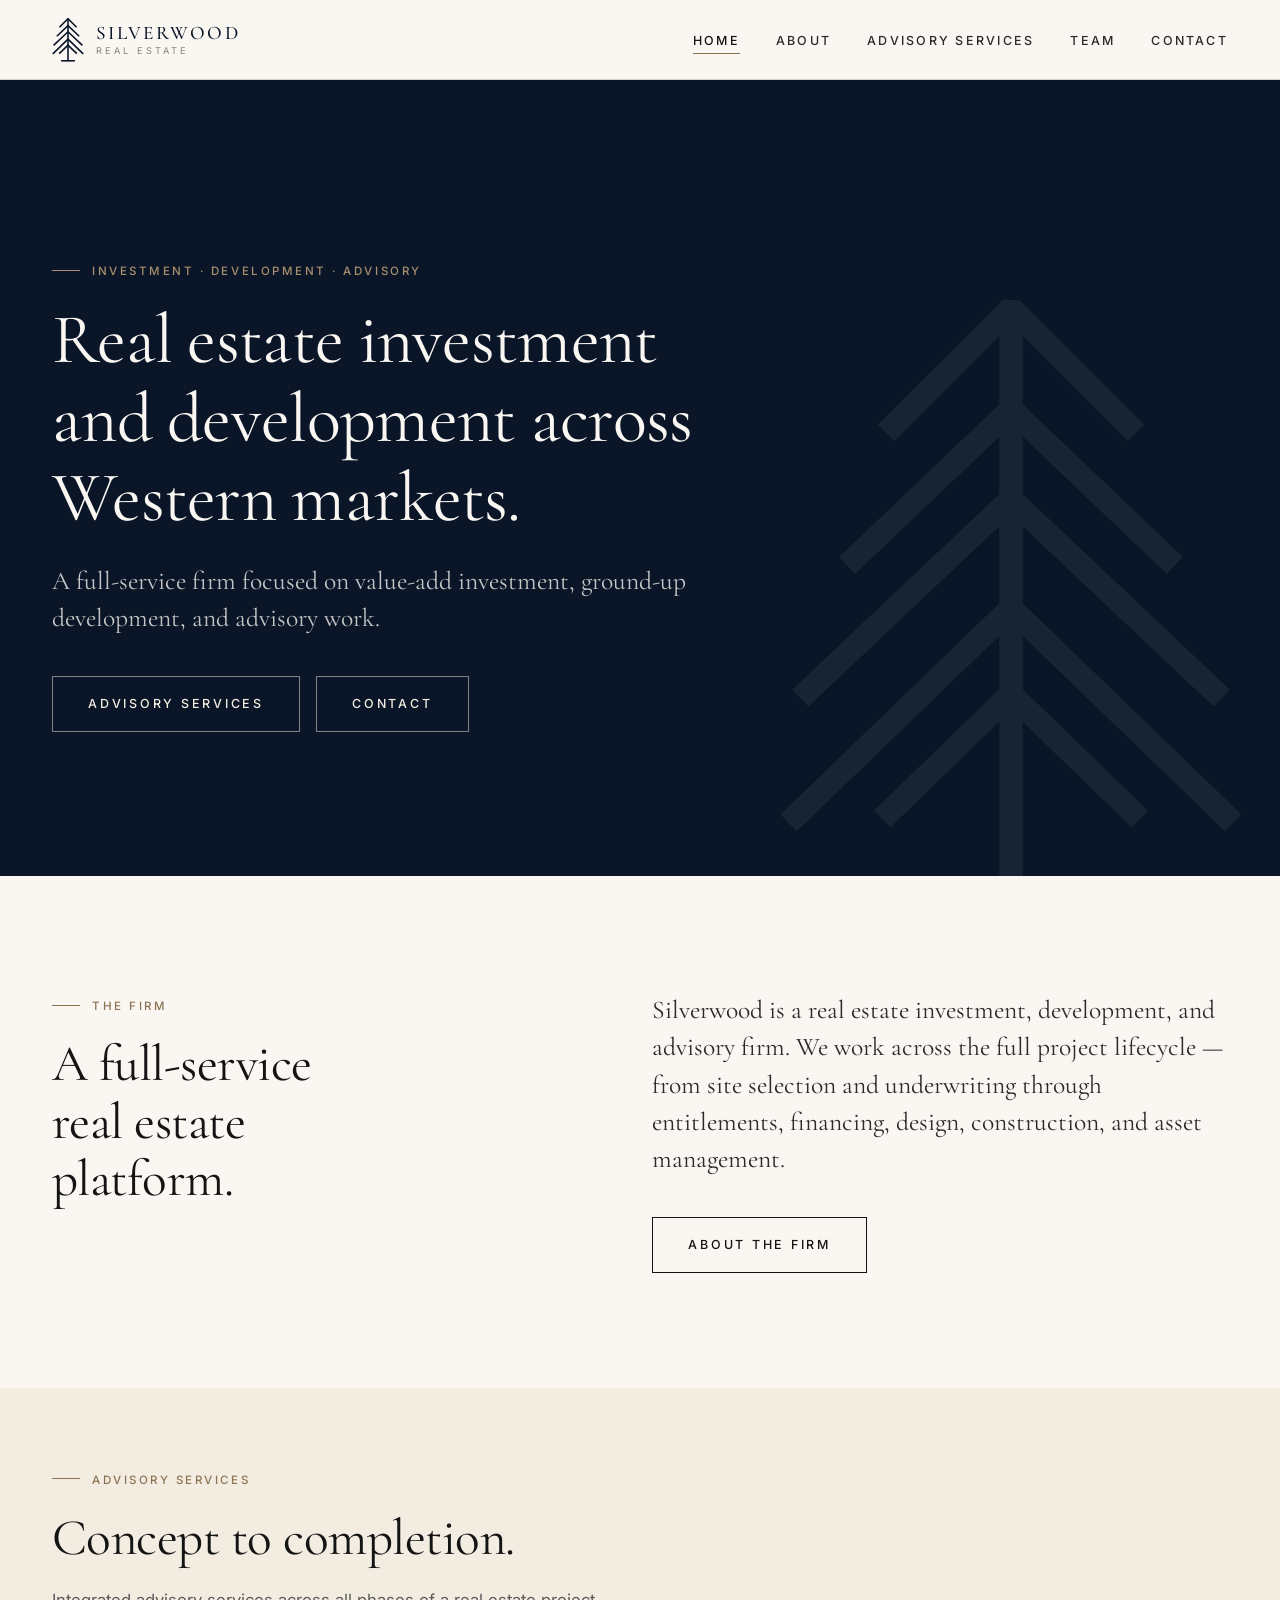
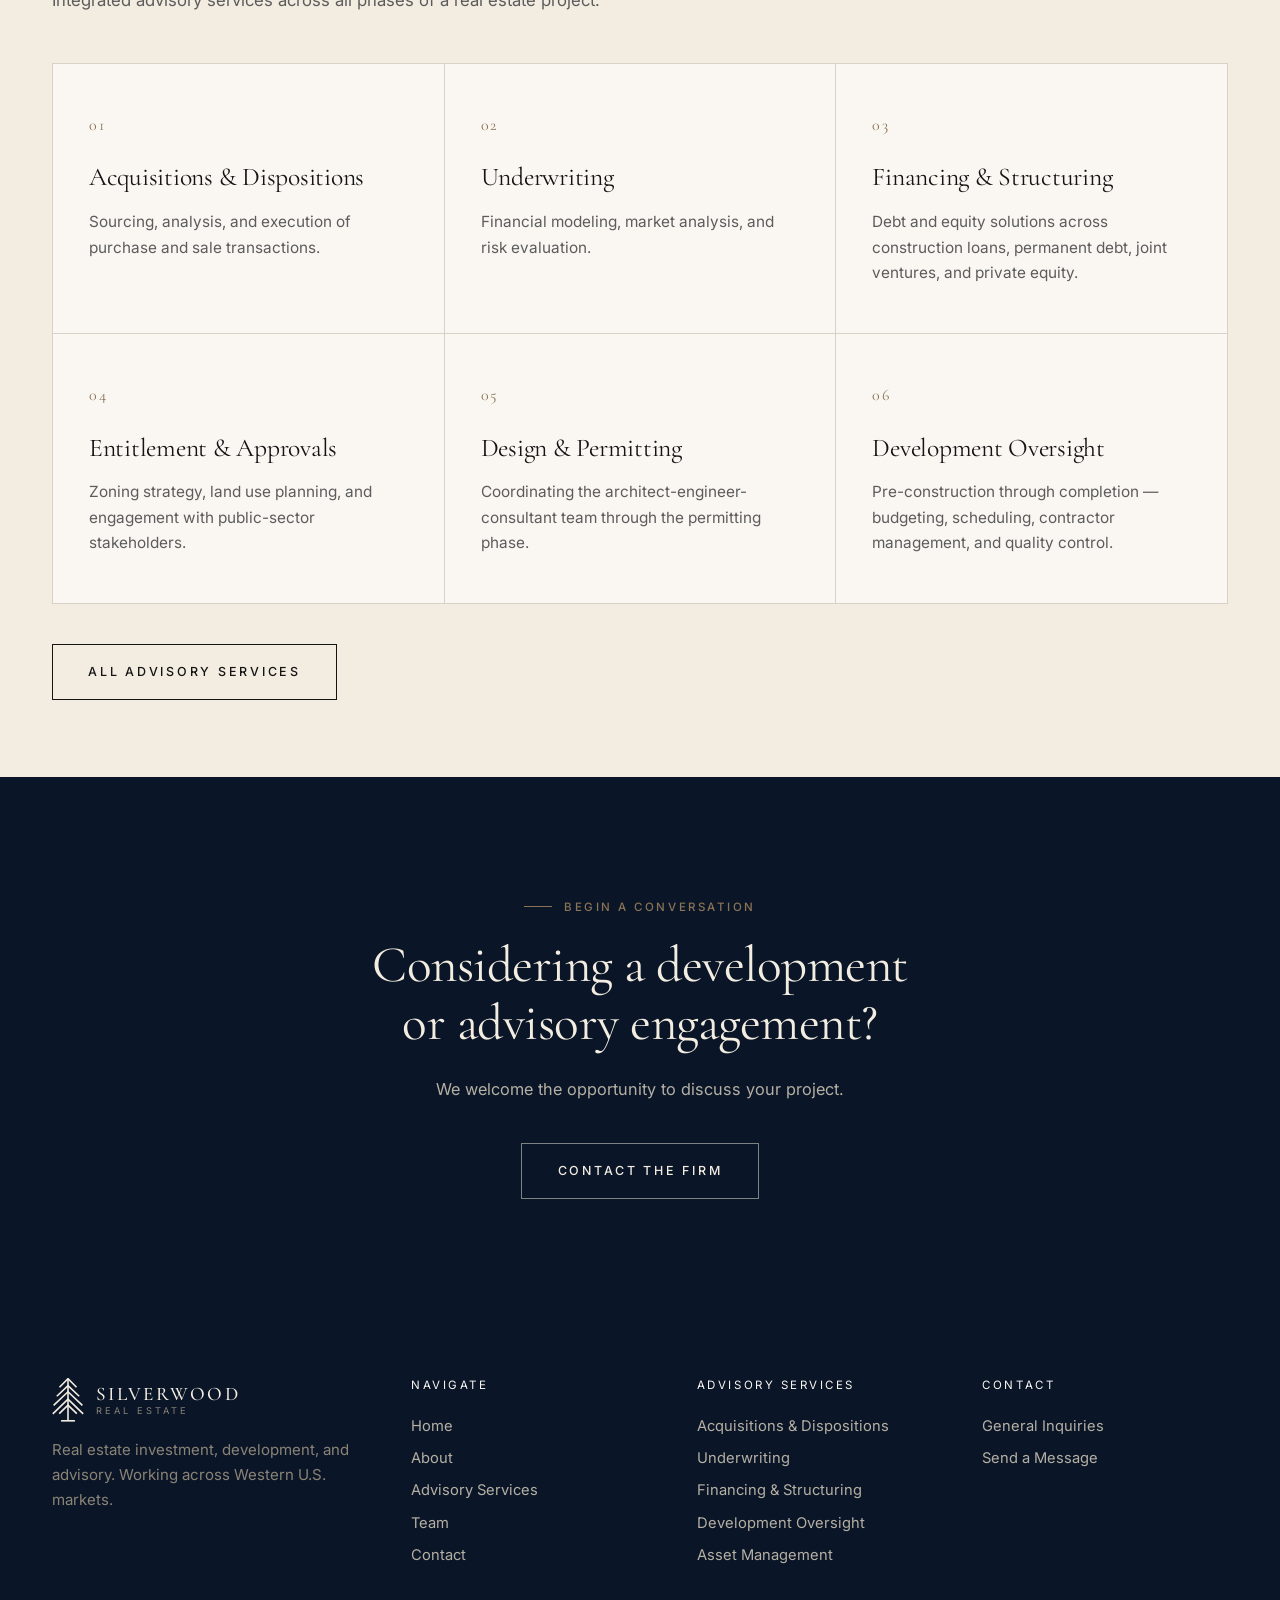
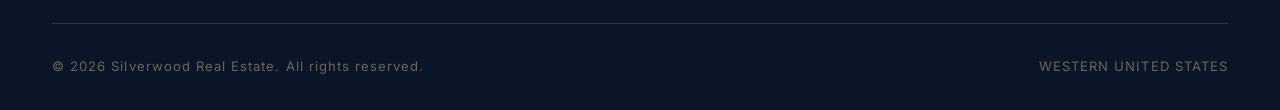
<file: index.html>
<!DOCTYPE html>
<html lang="en">
<head>
  <meta charset="UTF-8" />
  <meta name="viewport" content="width=device-width, initial-scale=1.0" />
  <title>Silverwood Real Estate — Investment, Development & Advisory</title>
  <meta name="description" content="Silverwood Real Estate is a full-service firm focused on value-add investment, ground-up development, and advisory work across Western U.S. markets." />
  <link rel="preconnect" href="https://fonts.googleapis.com" />
  <link rel="preconnect" href="https://fonts.gstatic.com" crossorigin />
  <link href="https://fonts.googleapis.com/css2?family=Cormorant+Garamond:wght@400;500;600&family=Inter:wght@400;500;600&display=swap" rel="stylesheet" />
  <link rel="icon" type="image/svg+xml" href="favicon.svg" />
  <link rel="stylesheet" href="styles.css" />
</head>
<body>
  <header class="site-header">
    <div class="nav-inner">
      <a class="brand" href="index.html" aria-label="Silverwood Real Estate — home">
        <span class="brand-mark" aria-hidden="true">
          <svg viewBox="0 0 120 164" xmlns="http://www.w3.org/2000/svg" fill="none" stroke="currentColor" stroke-width="6" stroke-linecap="butt" stroke-linejoin="miter" stroke-miterlimit="10">
            <line x1="60" y1="2" x2="60" y2="159"/>
            <polyline points="28,34 60,2 92,34"/>
            <polyline points="18,68 60,28 102,68"/>
            <polyline points="6,102 60,51 114,102"/>
            <polyline points="3,134 60,79 117,134"/>
            <polyline points="27,133 60,101 93,133"/>
            <line x1="34" y1="160" x2="86" y2="160"/>
          </svg>
        </span>
        <span class="brand-text">
          <span class="brand-name">SILVERWOOD</span>
          <span class="brand-sub">Real Estate</span>
        </span>
      </a>
      <button class="nav-toggle" aria-label="Menu"><span></span><span></span><span></span></button>
      <ul class="nav-links">
        <li><a href="index.html" class="active">Home</a></li>
        <li><a href="about.html">About</a></li>
        <li><a href="services.html">Advisory Services</a></li>
        <li><a href="team.html">Team</a></li>
        <li><a href="contact.html">Contact</a></li>
      </ul>
    </div>
  </header>

  <section class="hero">
    <div class="container">
      <span class="eyebrow">Investment · Development · Advisory</span>
      <h1>Real estate investment and development across Western markets.</h1>
      <p class="lead">
        A full-service firm focused on value-add investment, ground-up development, and advisory work.
      </p>
      <div class="btn-row">
        <a class="btn btn-light" href="services.html">Advisory Services</a>
        <a class="btn btn-light" href="contact.html">Contact</a>
      </div>
    </div>
  </section>

  <section>
    <div class="container split reveal">
      <div class="split-heading">
        <span class="eyebrow">The Firm</span>
        <h2>A full-service real estate platform.</h2>
      </div>
      <div>
        <p class="lead" style="margin-bottom:1.5rem;">
          Silverwood is a real estate investment, development, and advisory firm. We work across the full project lifecycle — from site selection and underwriting through entitlements, financing, design, construction, and asset management.
        </p>
        <div class="btn-row">
          <a class="btn" href="about.html">About the Firm</a>
        </div>
      </div>
    </div>
  </section>

  <section class="tight" style="background:var(--ivory-warm);">
    <div class="container reveal">
      <div style="max-width:720px; margin-bottom:3rem;">
        <span class="eyebrow">Advisory Services</span>
        <h2>Concept to completion.</h2>
        <p style="margin-top:1.25rem; font-size:1.05rem;">
          Integrated advisory services across all phases of a real estate project.
        </p>
      </div>
      <div class="services-grid">
        <article class="service-item">
          <span class="num">01</span>
          <h3>Acquisitions &amp; Dispositions</h3>
          <p>Sourcing, analysis, and execution of purchase and sale transactions.</p>
        </article>
        <article class="service-item">
          <span class="num">02</span>
          <h3>Underwriting</h3>
          <p>Financial modeling, market analysis, and risk evaluation.</p>
        </article>
        <article class="service-item">
          <span class="num">03</span>
          <h3>Financing &amp; Structuring</h3>
          <p>Debt and equity solutions across construction loans, permanent debt, joint ventures, and private equity.</p>
        </article>
        <article class="service-item">
          <span class="num">04</span>
          <h3>Entitlement &amp; Approvals</h3>
          <p>Zoning strategy, land use planning, and engagement with public-sector stakeholders.</p>
        </article>
        <article class="service-item">
          <span class="num">05</span>
          <h3>Design &amp; Permitting</h3>
          <p>Coordinating the architect-engineer-consultant team through the permitting phase.</p>
        </article>
        <article class="service-item">
          <span class="num">06</span>
          <h3>Development Oversight</h3>
          <p>Pre-construction through completion — budgeting, scheduling, contractor management, and quality control.</p>
        </article>
      </div>
      <div class="btn-row">
        <a class="btn" href="services.html">All Advisory Services</a>
      </div>
    </div>
  </section>

  <section class="dark-section">
    <div class="container-narrow reveal" style="text-align:center;">
      <span class="eyebrow">Begin a Conversation</span>
      <h2 style="max-width:24ch; margin:0 auto;">Considering a development or advisory engagement?</h2>
      <p style="margin:1.5rem auto 0; max-width:52ch;">
        We welcome the opportunity to discuss your project.
      </p>
      <div class="btn-row" style="justify-content:center;">
        <a class="btn btn-light" href="contact.html">Contact the Firm</a>
      </div>
    </div>
  </section>

  <footer class="site-footer">
    <div class="container">
      <div class="footer-grid">
        <div class="footer-brand">
          <a class="brand" href="index.html" aria-label="Silverwood Real Estate — home">
            <span class="brand-mark" aria-hidden="true">
              <svg viewBox="0 0 120 164" xmlns="http://www.w3.org/2000/svg" fill="none" stroke="currentColor" stroke-width="6" stroke-linecap="butt" stroke-linejoin="miter" stroke-miterlimit="10">
            <line x1="60" y1="2" x2="60" y2="159"/>
            <polyline points="28,34 60,2 92,34"/>
            <polyline points="18,68 60,28 102,68"/>
            <polyline points="6,102 60,51 114,102"/>
            <polyline points="3,134 60,79 117,134"/>
            <polyline points="27,133 60,101 93,133"/>
            <line x1="34" y1="160" x2="86" y2="160"/>
          </svg>
            </span>
            <span class="brand-text">
              <span class="brand-name">SILVERWOOD</span>
              <span class="brand-sub">Real Estate</span>
            </span>
          </a>
          <p>Real estate investment, development, and advisory. Working across Western U.S. markets.</p>
        </div>
        <div>
          <h4>Navigate</h4>
          <ul>
            <li><a href="index.html">Home</a></li>
            <li><a href="about.html">About</a></li>
            <li><a href="services.html">Advisory Services</a></li>
            <li><a href="team.html">Team</a></li>
            <li><a href="contact.html">Contact</a></li>
          </ul>
        </div>
        <div>
          <h4>Advisory Services</h4>
          <ul>
            <li><a href="services.html#acquisitions">Acquisitions &amp; Dispositions</a></li>
            <li><a href="services.html#underwriting">Underwriting</a></li>
            <li><a href="services.html#financing">Financing &amp; Structuring</a></li>
            <li><a href="services.html#development">Development Oversight</a></li>
            <li><a href="services.html#asset">Asset Management</a></li>
          </ul>
        </div>
        <div>
          <h4>Contact</h4>
          <ul>
            <li><a href="contact.html">General Inquiries</a></li>
            <li><a href="contact.html#send-message">Send a Message</a></li>
          </ul>
        </div>
      </div>
      <div class="footer-bottom">
        <div>© <span id="year">2026</span> Silverwood Real Estate. All rights reserved.</div>
        <div>WESTERN UNITED STATES</div>
      </div>
    </div>
  </footer>

  <script>document.getElementById('year').textContent = new Date().getFullYear();</script>
  <script src="script.js"></script>
</body>
</html>
</file>
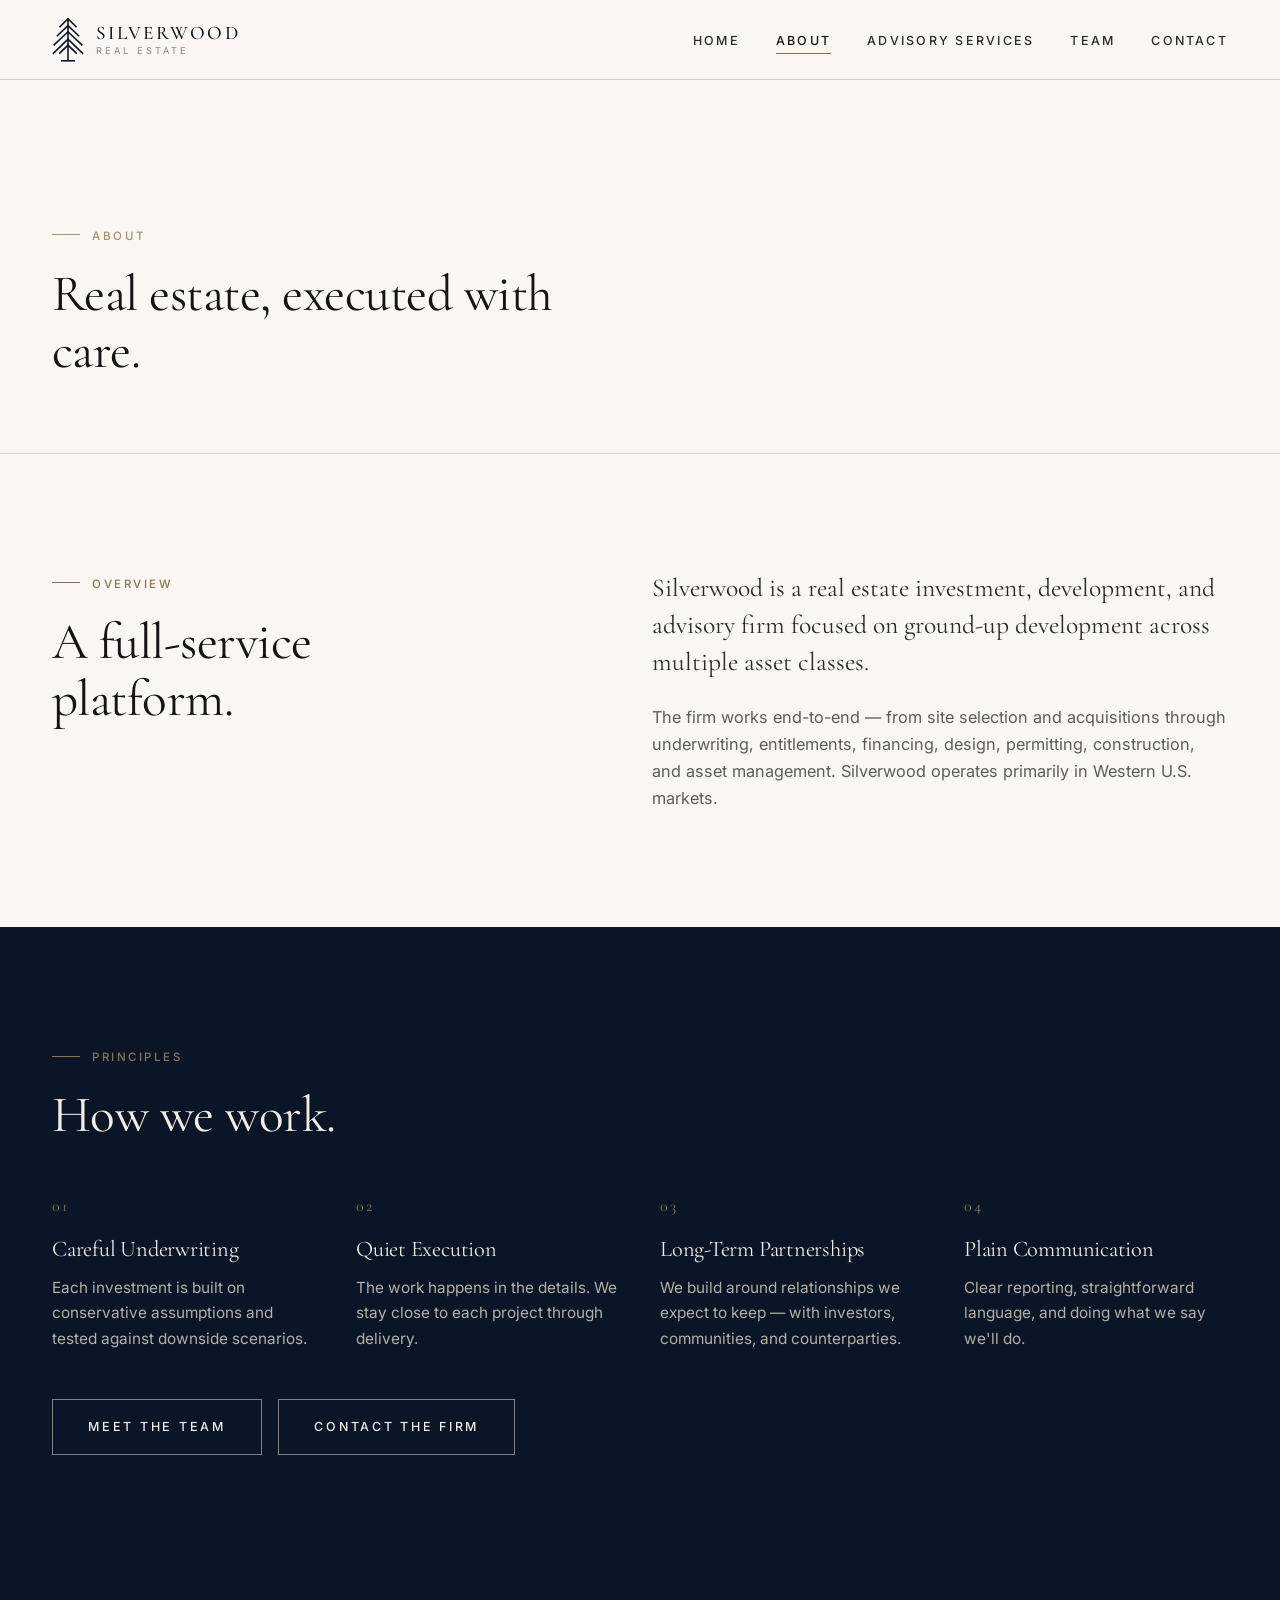
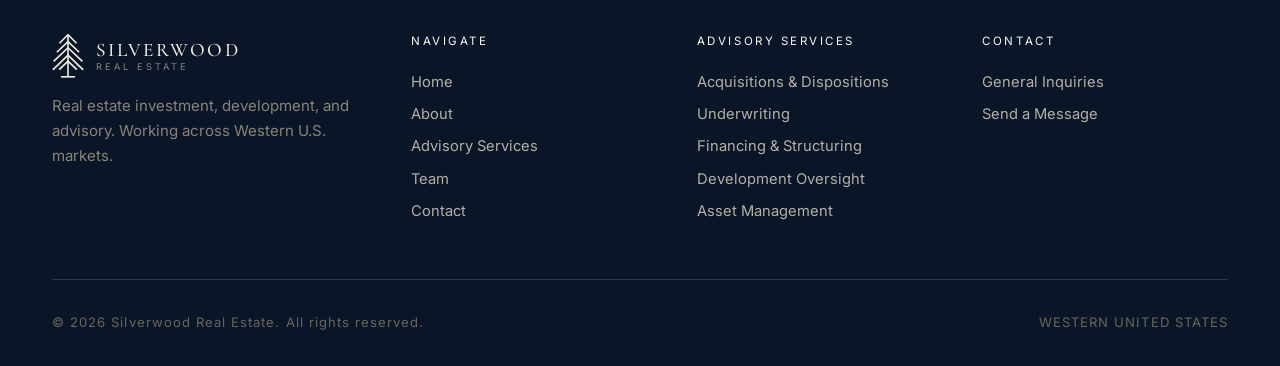
<file: about.html>
<!DOCTYPE html>
<html lang="en">
<head>
  <meta charset="UTF-8" />
  <meta name="viewport" content="width=device-width, initial-scale=1.0" />
  <title>About — Silverwood Real Estate</title>
  <meta name="description" content="Silverwood Real Estate is a full-service investment, development, and advisory firm working across Western U.S. markets." />
  <link rel="preconnect" href="https://fonts.googleapis.com" />
  <link rel="preconnect" href="https://fonts.gstatic.com" crossorigin />
  <link href="https://fonts.googleapis.com/css2?family=Cormorant+Garamond:wght@400;500;600&family=Inter:wght@400;500;600&display=swap" rel="stylesheet" />
  <link rel="icon" type="image/svg+xml" href="favicon.svg" />
  <link rel="stylesheet" href="styles.css" />
</head>
<body>
  <header class="site-header">
    <div class="nav-inner">
      <a class="brand" href="index.html" aria-label="Silverwood Real Estate — home">
        <span class="brand-mark" aria-hidden="true">
          <svg viewBox="0 0 120 164" xmlns="http://www.w3.org/2000/svg" fill="none" stroke="currentColor" stroke-width="6" stroke-linecap="butt" stroke-linejoin="miter" stroke-miterlimit="10">
            <line x1="60" y1="2" x2="60" y2="159"/>
            <polyline points="28,34 60,2 92,34"/>
            <polyline points="18,68 60,28 102,68"/>
            <polyline points="6,102 60,51 114,102"/>
            <polyline points="3,134 60,79 117,134"/>
            <polyline points="27,133 60,101 93,133"/>
            <line x1="34" y1="160" x2="86" y2="160"/>
          </svg>
        </span>
        <span class="brand-text">
          <span class="brand-name">SILVERWOOD</span>
          <span class="brand-sub">Real Estate</span>
        </span>
      </a>
      <button class="nav-toggle" aria-label="Menu"><span></span><span></span><span></span></button>
      <ul class="nav-links">
        <li><a href="index.html">Home</a></li>
        <li><a href="about.html" class="active">About</a></li>
        <li><a href="services.html">Advisory Services</a></li>
        <li><a href="team.html">Team</a></li>
        <li><a href="contact.html">Contact</a></li>
      </ul>
    </div>
  </header>

  <section class="hero hero-small">
    <div class="container">
      <span class="eyebrow">About</span>
      <h1>Real estate, executed with care.</h1>
    </div>
  </section>

  <section>
    <div class="container split reveal">
      <div class="split-heading">
        <span class="eyebrow">Overview</span>
        <h2>A full-service platform.</h2>
      </div>
      <div>
        <p class="lead" style="margin-bottom:1.5rem;">
          Silverwood is a real estate investment, development, and advisory firm focused on ground-up development across multiple asset classes.
        </p>
        <p>
          The firm works end-to-end — from site selection and acquisitions through underwriting, entitlements, financing, design, permitting, construction, and asset management. Silverwood operates primarily in Western U.S. markets.
        </p>
      </div>
    </div>
  </section>

  <section class="dark-section">
    <div class="container reveal">
      <div style="max-width:720px; margin-bottom:2rem;">
        <span class="eyebrow">Principles</span>
        <h2>How we work.</h2>
      </div>
      <div class="principles">
        <div class="principle">
          <span class="num">01</span>
          <h3>Careful Underwriting</h3>
          <p>Each investment is built on conservative assumptions and tested against downside scenarios.</p>
        </div>
        <div class="principle">
          <span class="num">02</span>
          <h3>Quiet Execution</h3>
          <p>The work happens in the details. We stay close to each project through delivery.</p>
        </div>
        <div class="principle">
          <span class="num">03</span>
          <h3>Long-Term Partnerships</h3>
          <p>We build around relationships we expect to keep — with investors, communities, and counterparties.</p>
        </div>
        <div class="principle">
          <span class="num">04</span>
          <h3>Plain Communication</h3>
          <p>Clear reporting, straightforward language, and doing what we say we'll do.</p>
        </div>
      </div>
      <div class="btn-row" style="margin-top:3rem;">
        <a class="btn btn-light" href="team.html">Meet the Team</a>
        <a class="btn btn-light" href="contact.html">Contact the Firm</a>
      </div>
    </div>
  </section>

  <footer class="site-footer">
    <div class="container">
      <div class="footer-grid">
        <div class="footer-brand">
          <a class="brand" href="index.html" aria-label="Silverwood Real Estate — home">
            <span class="brand-mark" aria-hidden="true">
              <svg viewBox="0 0 120 164" xmlns="http://www.w3.org/2000/svg" fill="none" stroke="currentColor" stroke-width="6" stroke-linecap="butt" stroke-linejoin="miter" stroke-miterlimit="10">
            <line x1="60" y1="2" x2="60" y2="159"/>
            <polyline points="28,34 60,2 92,34"/>
            <polyline points="18,68 60,28 102,68"/>
            <polyline points="6,102 60,51 114,102"/>
            <polyline points="3,134 60,79 117,134"/>
            <polyline points="27,133 60,101 93,133"/>
            <line x1="34" y1="160" x2="86" y2="160"/>
          </svg>
            </span>
            <span class="brand-text">
              <span class="brand-name">SILVERWOOD</span>
              <span class="brand-sub">Real Estate</span>
            </span>
          </a>
          <p>Real estate investment, development, and advisory. Working across Western U.S. markets.</p>
        </div>
        <div>
          <h4>Navigate</h4>
          <ul>
            <li><a href="index.html">Home</a></li>
            <li><a href="about.html">About</a></li>
            <li><a href="services.html">Advisory Services</a></li>
            <li><a href="team.html">Team</a></li>
            <li><a href="contact.html">Contact</a></li>
          </ul>
        </div>
        <div>
          <h4>Advisory Services</h4>
          <ul>
            <li><a href="services.html#acquisitions">Acquisitions &amp; Dispositions</a></li>
            <li><a href="services.html#underwriting">Underwriting</a></li>
            <li><a href="services.html#financing">Financing &amp; Structuring</a></li>
            <li><a href="services.html#development">Development Oversight</a></li>
            <li><a href="services.html#asset">Asset Management</a></li>
          </ul>
        </div>
        <div>
          <h4>Contact</h4>
          <ul>
            <li><a href="contact.html">General Inquiries</a></li>
            <li><a href="contact.html#send-message">Send a Message</a></li>
          </ul>
        </div>
      </div>
      <div class="footer-bottom">
        <div>© <span id="year">2026</span> Silverwood Real Estate. All rights reserved.</div>
        <div>WESTERN UNITED STATES</div>
      </div>
    </div>
  </footer>

  <script>document.getElementById('year').textContent = new Date().getFullYear();</script>
  <script src="script.js"></script>
</body>
</html>
</file>
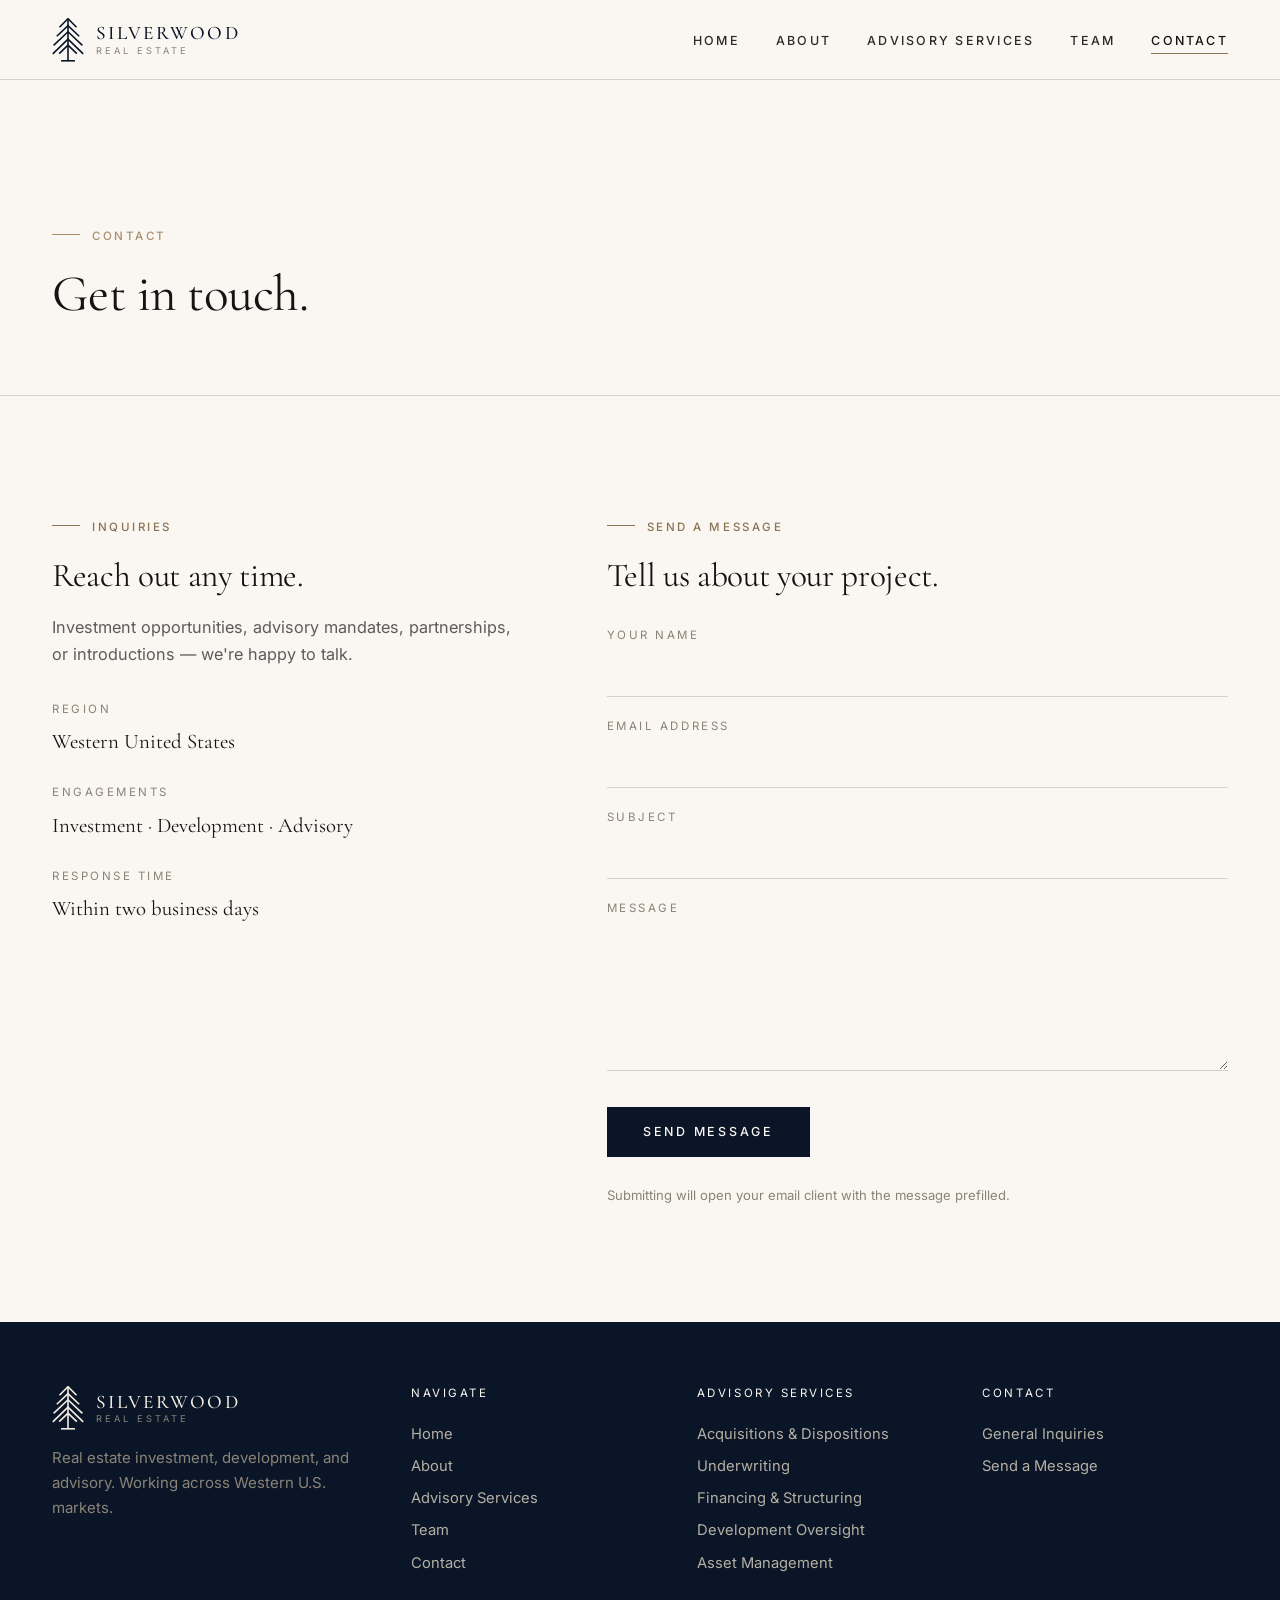
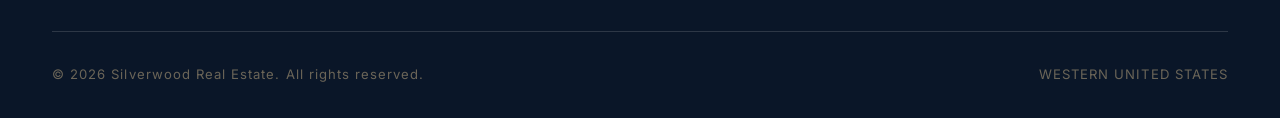
<file: contact.html>
<!DOCTYPE html>
<html lang="en">
<head>
  <meta charset="UTF-8" />
  <meta name="viewport" content="width=device-width, initial-scale=1.0" />
  <title>Contact — Silverwood Real Estate</title>
  <meta name="description" content="Contact Silverwood Real Estate regarding investment, development, or advisory opportunities." />
  <link rel="preconnect" href="https://fonts.googleapis.com" />
  <link rel="preconnect" href="https://fonts.gstatic.com" crossorigin />
  <link href="https://fonts.googleapis.com/css2?family=Cormorant+Garamond:wght@400;500;600&family=Inter:wght@400;500;600&display=swap" rel="stylesheet" />
  <link rel="icon" type="image/svg+xml" href="favicon.svg" />
  <link rel="stylesheet" href="styles.css" />
</head>
<body>
  <header class="site-header">
    <div class="nav-inner">
      <a class="brand" href="index.html" aria-label="Silverwood Real Estate — home">
        <span class="brand-mark" aria-hidden="true">
          <svg viewBox="0 0 120 164" xmlns="http://www.w3.org/2000/svg" fill="none" stroke="currentColor" stroke-width="6" stroke-linecap="butt" stroke-linejoin="miter" stroke-miterlimit="10">
            <line x1="60" y1="2" x2="60" y2="159"/>
            <polyline points="28,34 60,2 92,34"/>
            <polyline points="18,68 60,28 102,68"/>
            <polyline points="6,102 60,51 114,102"/>
            <polyline points="3,134 60,79 117,134"/>
            <polyline points="27,133 60,101 93,133"/>
            <line x1="34" y1="160" x2="86" y2="160"/>
          </svg>
        </span>
        <span class="brand-text">
          <span class="brand-name">SILVERWOOD</span>
          <span class="brand-sub">Real Estate</span>
        </span>
      </a>
      <button class="nav-toggle" aria-label="Menu"><span></span><span></span><span></span></button>
      <ul class="nav-links">
        <li><a href="index.html">Home</a></li>
        <li><a href="about.html">About</a></li>
        <li><a href="services.html">Advisory Services</a></li>
        <li><a href="team.html">Team</a></li>
        <li><a href="contact.html" class="active">Contact</a></li>
      </ul>
    </div>
  </header>

  <section class="hero hero-small">
    <div class="container">
      <span class="eyebrow">Contact</span>
      <h1>Get in touch.</h1>
    </div>
  </section>

  <section id="send-message">
    <div class="container reveal">
      <div class="contact-grid">

        <div class="contact-info">
          <span class="eyebrow">Inquiries</span>
          <h2 style="font-size:clamp(1.6rem, 2.6vw, 2.25rem);">Reach out any time.</h2>
          <p style="margin-top:1.25rem;">
            Investment opportunities, advisory mandates, partnerships, or introductions — we're happy to talk.
          </p>

          <dl>
            <dt>Region</dt>
            <dd>Western United States</dd>

            <dt>Engagements</dt>
            <dd>Investment · Development · Advisory</dd>

            <dt>Response Time</dt>
            <dd>Within two business days</dd>
          </dl>
        </div>

        <div>
          <span class="eyebrow">Send a message</span>
          <h2 style="font-size:clamp(1.6rem, 2.6vw, 2.25rem); margin-bottom:2rem;">Tell us about your project.</h2>
          <form class="contact-form" data-mailto="bbecker@silverwood-realestate.com" autocomplete="on">
            <div class="field">
              <label for="name">Your Name</label>
              <input id="name" name="name" type="text" required />
            </div>
            <div class="field">
              <label for="email">Email Address</label>
              <input id="email" name="email" type="email" required />
            </div>
            <div class="field">
              <label for="subject">Subject</label>
              <input id="subject" name="subject" type="text" />
            </div>
            <div class="field">
              <label for="message">Message</label>
              <textarea id="message" name="message" rows="6" required></textarea>
            </div>
            <div class="btn-row" style="margin-top:1rem;">
              <button class="btn btn-primary" type="submit">Send Message</button>
            </div>
            <p style="font-size:0.82rem; color:var(--muted-soft); margin-top:0.5rem;">
              Submitting will open your email client with the message prefilled.
            </p>
          </form>
        </div>

      </div>
    </div>
  </section>

  <footer class="site-footer">
    <div class="container">
      <div class="footer-grid">
        <div class="footer-brand">
          <a class="brand" href="index.html" aria-label="Silverwood Real Estate — home">
            <span class="brand-mark" aria-hidden="true">
              <svg viewBox="0 0 120 164" xmlns="http://www.w3.org/2000/svg" fill="none" stroke="currentColor" stroke-width="6" stroke-linecap="butt" stroke-linejoin="miter" stroke-miterlimit="10">
            <line x1="60" y1="2" x2="60" y2="159"/>
            <polyline points="28,34 60,2 92,34"/>
            <polyline points="18,68 60,28 102,68"/>
            <polyline points="6,102 60,51 114,102"/>
            <polyline points="3,134 60,79 117,134"/>
            <polyline points="27,133 60,101 93,133"/>
            <line x1="34" y1="160" x2="86" y2="160"/>
          </svg>
            </span>
            <span class="brand-text">
              <span class="brand-name">SILVERWOOD</span>
              <span class="brand-sub">Real Estate</span>
            </span>
          </a>
          <p>Real estate investment, development, and advisory. Working across Western U.S. markets.</p>
        </div>
        <div>
          <h4>Navigate</h4>
          <ul>
            <li><a href="index.html">Home</a></li>
            <li><a href="about.html">About</a></li>
            <li><a href="services.html">Advisory Services</a></li>
            <li><a href="team.html">Team</a></li>
            <li><a href="contact.html">Contact</a></li>
          </ul>
        </div>
        <div>
          <h4>Advisory Services</h4>
          <ul>
            <li><a href="services.html#acquisitions">Acquisitions &amp; Dispositions</a></li>
            <li><a href="services.html#underwriting">Underwriting</a></li>
            <li><a href="services.html#financing">Financing &amp; Structuring</a></li>
            <li><a href="services.html#development">Development Oversight</a></li>
            <li><a href="services.html#asset">Asset Management</a></li>
          </ul>
        </div>
        <div>
          <h4>Contact</h4>
          <ul>
            <li><a href="contact.html">General Inquiries</a></li>
            <li><a href="contact.html#send-message">Send a Message</a></li>
          </ul>
        </div>
      </div>
      <div class="footer-bottom">
        <div>© <span id="year">2026</span> Silverwood Real Estate. All rights reserved.</div>
        <div>WESTERN UNITED STATES</div>
      </div>
    </div>
  </footer>

  <script>document.getElementById('year').textContent = new Date().getFullYear();</script>
  <script src="script.js"></script>
</body>
</html>
</file>
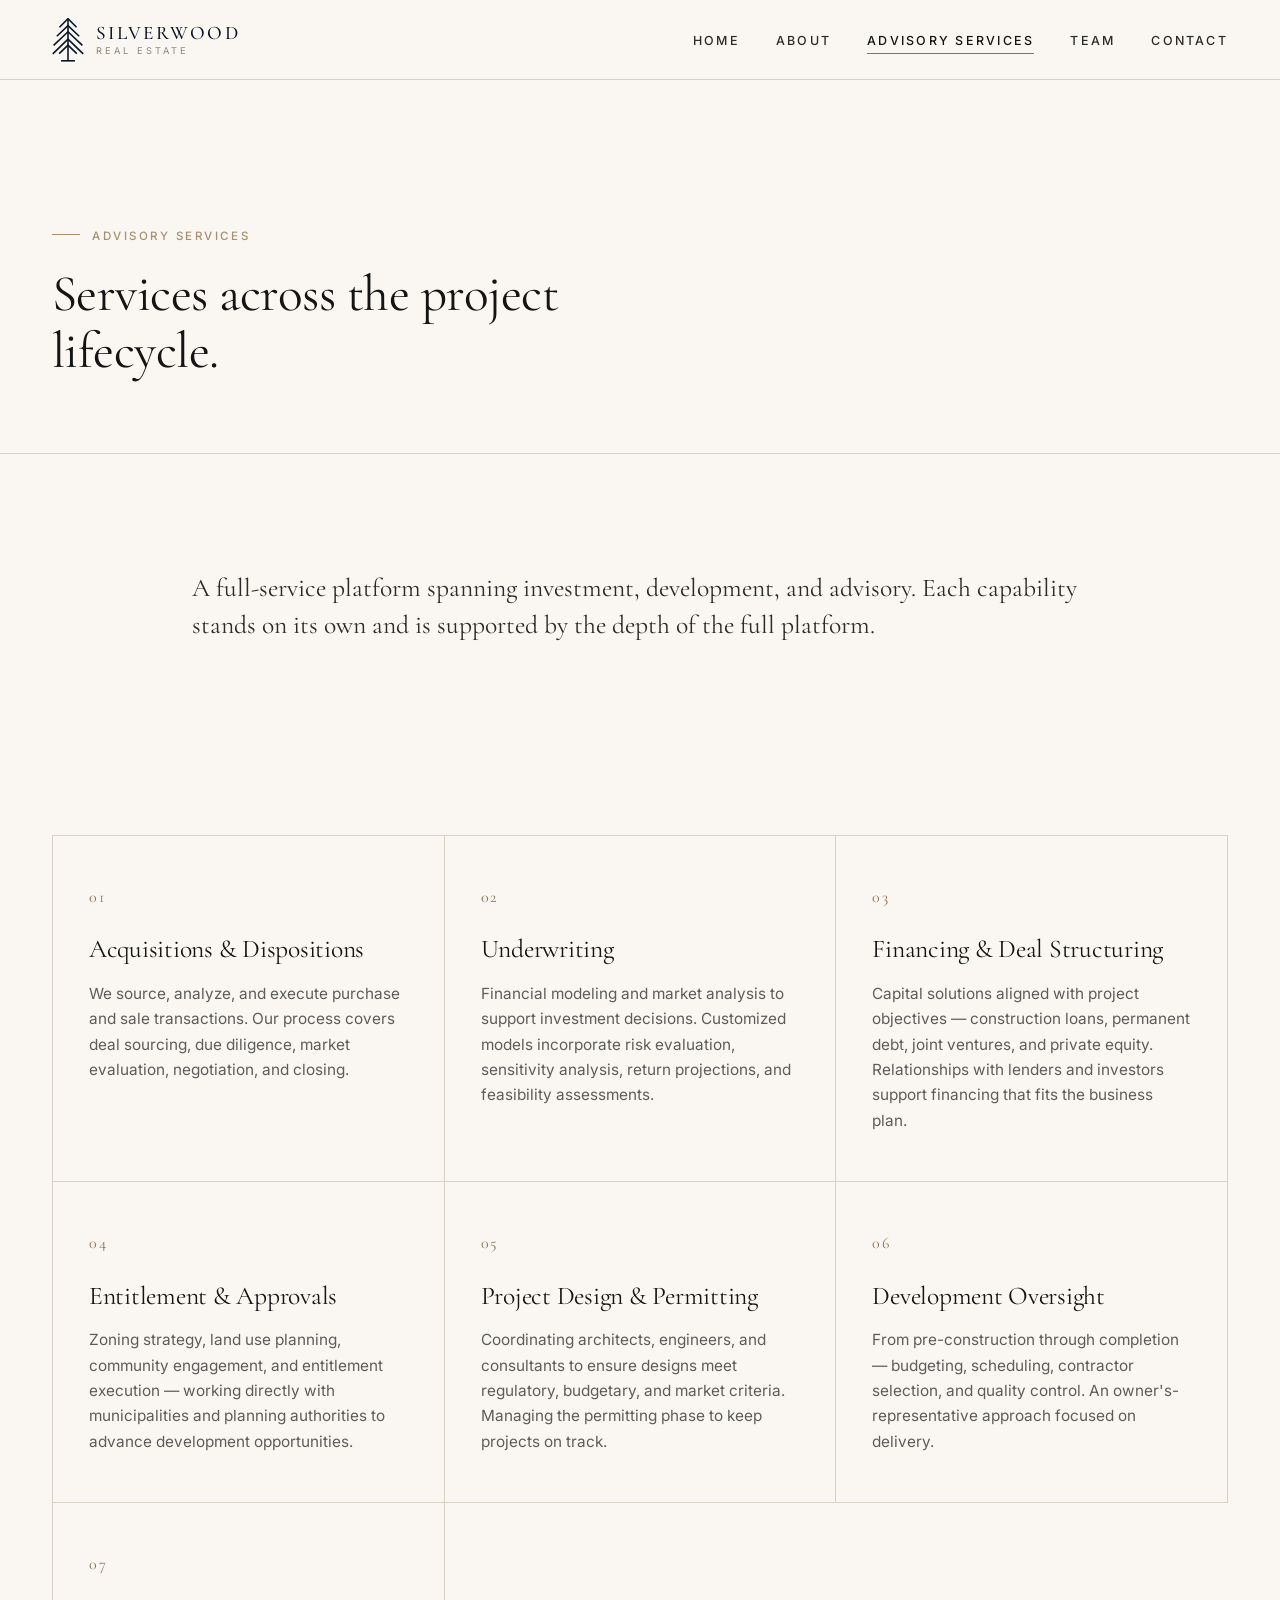
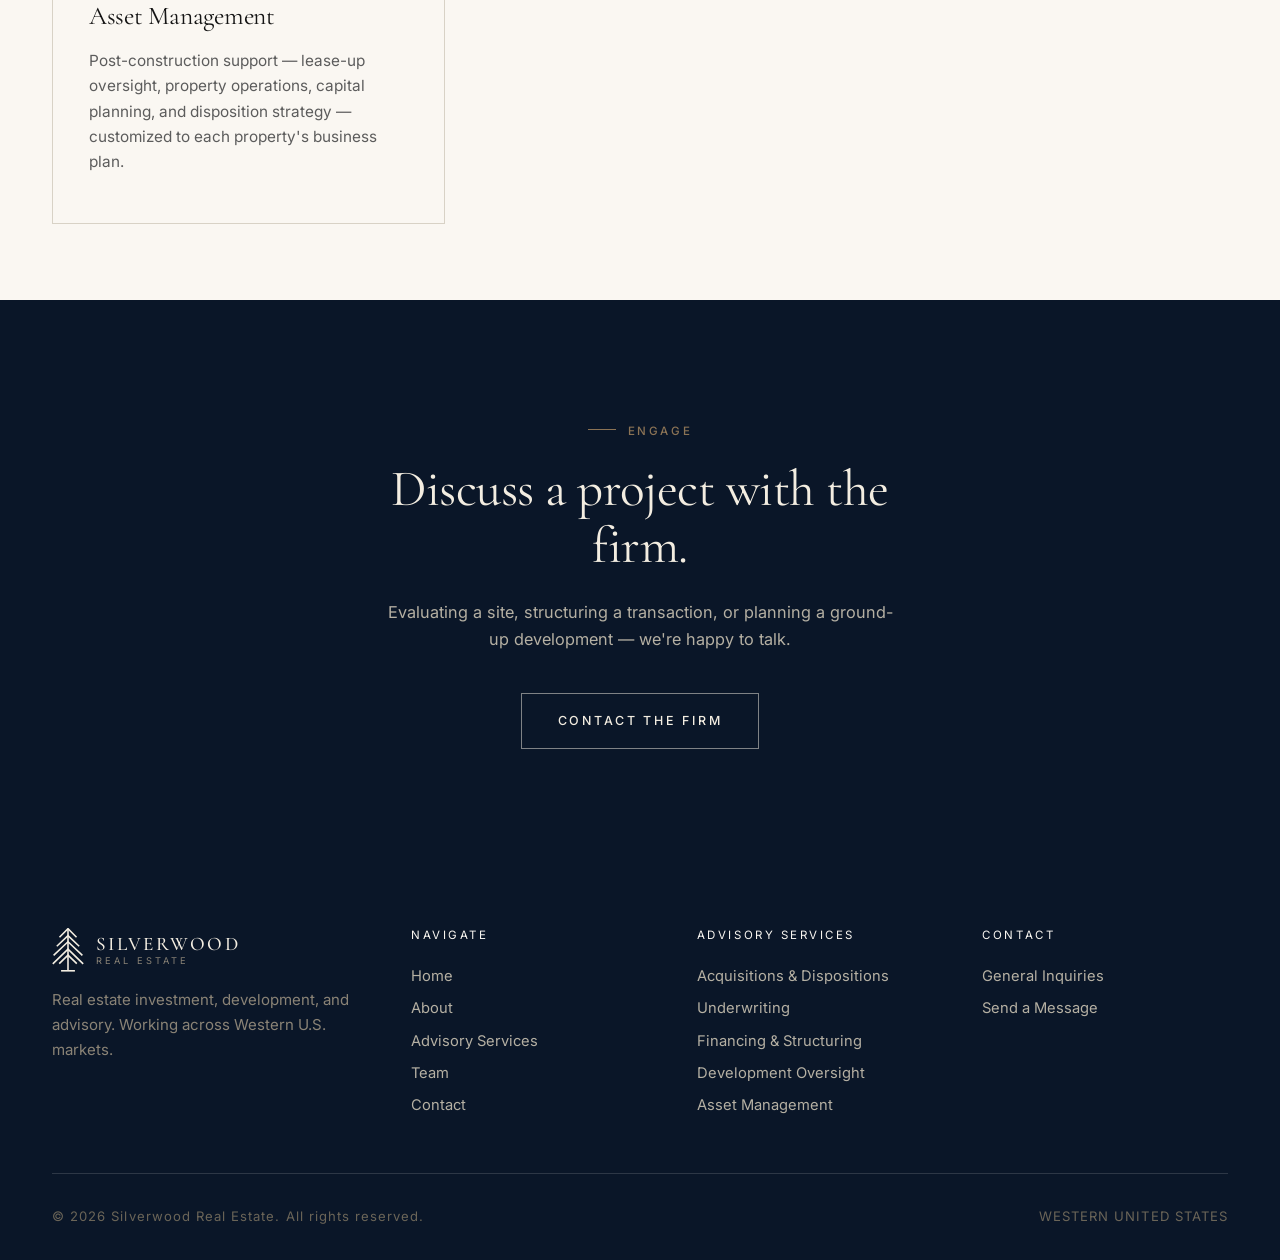
<file: services.html>
<!DOCTYPE html>
<html lang="en">
<head>
  <meta charset="UTF-8" />
  <meta name="viewport" content="width=device-width, initial-scale=1.0" />
  <title>Advisory Services — Silverwood Real Estate</title>
  <meta name="description" content="Advisory services across acquisitions, underwriting, financing, entitlements, design, development oversight, and asset management." />
  <link rel="preconnect" href="https://fonts.googleapis.com" />
  <link rel="preconnect" href="https://fonts.gstatic.com" crossorigin />
  <link href="https://fonts.googleapis.com/css2?family=Cormorant+Garamond:wght@400;500;600&family=Inter:wght@400;500;600&display=swap" rel="stylesheet" />
  <link rel="icon" type="image/svg+xml" href="favicon.svg" />
  <link rel="stylesheet" href="styles.css" />
</head>
<body>
  <header class="site-header">
    <div class="nav-inner">
      <a class="brand" href="index.html" aria-label="Silverwood Real Estate — home">
        <span class="brand-mark" aria-hidden="true">
          <svg viewBox="0 0 120 164" xmlns="http://www.w3.org/2000/svg" fill="none" stroke="currentColor" stroke-width="6" stroke-linecap="butt" stroke-linejoin="miter" stroke-miterlimit="10">
            <line x1="60" y1="2" x2="60" y2="159"/>
            <polyline points="28,34 60,2 92,34"/>
            <polyline points="18,68 60,28 102,68"/>
            <polyline points="6,102 60,51 114,102"/>
            <polyline points="3,134 60,79 117,134"/>
            <polyline points="27,133 60,101 93,133"/>
            <line x1="34" y1="160" x2="86" y2="160"/>
          </svg>
        </span>
        <span class="brand-text">
          <span class="brand-name">SILVERWOOD</span>
          <span class="brand-sub">Real Estate</span>
        </span>
      </a>
      <button class="nav-toggle" aria-label="Menu"><span></span><span></span><span></span></button>
      <ul class="nav-links">
        <li><a href="index.html">Home</a></li>
        <li><a href="about.html">About</a></li>
        <li><a href="services.html" class="active">Advisory Services</a></li>
        <li><a href="team.html">Team</a></li>
        <li><a href="contact.html">Contact</a></li>
      </ul>
    </div>
  </header>

  <section class="hero hero-small">
    <div class="container">
      <span class="eyebrow">Advisory Services</span>
      <h1>Services across the project lifecycle.</h1>
    </div>
  </section>

  <section>
    <div class="container-narrow reveal">
      <p class="lead">
        A full-service platform spanning investment, development, and advisory. Each capability stands on its own and is supported by the depth of the full platform.
      </p>
    </div>
  </section>

  <section class="tight">
    <div class="container reveal">
      <div class="services-grid">

        <article class="service-item" id="acquisitions">
          <span class="num">01</span>
          <h3>Acquisitions &amp; Dispositions</h3>
          <p>We source, analyze, and execute purchase and sale transactions. Our process covers deal sourcing, due diligence, market evaluation, negotiation, and closing.</p>
        </article>

        <article class="service-item" id="underwriting">
          <span class="num">02</span>
          <h3>Underwriting</h3>
          <p>Financial modeling and market analysis to support investment decisions. Customized models incorporate risk evaluation, sensitivity analysis, return projections, and feasibility assessments.</p>
        </article>

        <article class="service-item" id="financing">
          <span class="num">03</span>
          <h3>Financing &amp; Deal Structuring</h3>
          <p>Capital solutions aligned with project objectives — construction loans, permanent debt, joint ventures, and private equity. Relationships with lenders and investors support financing that fits the business plan.</p>
        </article>

        <article class="service-item" id="entitlement">
          <span class="num">04</span>
          <h3>Entitlement &amp; Approvals</h3>
          <p>Zoning strategy, land use planning, community engagement, and entitlement execution — working directly with municipalities and planning authorities to advance development opportunities.</p>
        </article>

        <article class="service-item" id="design">
          <span class="num">05</span>
          <h3>Project Design &amp; Permitting</h3>
          <p>Coordinating architects, engineers, and consultants to ensure designs meet regulatory, budgetary, and market criteria. Managing the permitting phase to keep projects on track.</p>
        </article>

        <article class="service-item" id="development">
          <span class="num">06</span>
          <h3>Development Oversight</h3>
          <p>From pre-construction through completion — budgeting, scheduling, contractor selection, and quality control. An owner's-representative approach focused on delivery.</p>
        </article>

        <article class="service-item" id="asset">
          <span class="num">07</span>
          <h3>Asset Management</h3>
          <p>Post-construction support — lease-up oversight, property operations, capital planning, and disposition strategy — customized to each property's business plan.</p>
        </article>

      </div>
    </div>
  </section>

  <section class="dark-section">
    <div class="container-narrow reveal" style="text-align:center;">
      <span class="eyebrow">Engage</span>
      <h2 style="max-width:24ch; margin:0 auto;">Discuss a project with the firm.</h2>
      <p style="margin:1.5rem auto 0; max-width:52ch;">
        Evaluating a site, structuring a transaction, or planning a ground-up development — we're happy to talk.
      </p>
      <div class="btn-row" style="justify-content:center;">
        <a class="btn btn-light" href="contact.html">Contact the Firm</a>
      </div>
    </div>
  </section>

  <footer class="site-footer">
    <div class="container">
      <div class="footer-grid">
        <div class="footer-brand">
          <a class="brand" href="index.html" aria-label="Silverwood Real Estate — home">
            <span class="brand-mark" aria-hidden="true">
              <svg viewBox="0 0 120 164" xmlns="http://www.w3.org/2000/svg" fill="none" stroke="currentColor" stroke-width="6" stroke-linecap="butt" stroke-linejoin="miter" stroke-miterlimit="10">
            <line x1="60" y1="2" x2="60" y2="159"/>
            <polyline points="28,34 60,2 92,34"/>
            <polyline points="18,68 60,28 102,68"/>
            <polyline points="6,102 60,51 114,102"/>
            <polyline points="3,134 60,79 117,134"/>
            <polyline points="27,133 60,101 93,133"/>
            <line x1="34" y1="160" x2="86" y2="160"/>
          </svg>
            </span>
            <span class="brand-text">
              <span class="brand-name">SILVERWOOD</span>
              <span class="brand-sub">Real Estate</span>
            </span>
          </a>
          <p>Real estate investment, development, and advisory. Working across Western U.S. markets.</p>
        </div>
        <div>
          <h4>Navigate</h4>
          <ul>
            <li><a href="index.html">Home</a></li>
            <li><a href="about.html">About</a></li>
            <li><a href="services.html">Advisory Services</a></li>
            <li><a href="team.html">Team</a></li>
            <li><a href="contact.html">Contact</a></li>
          </ul>
        </div>
        <div>
          <h4>Advisory Services</h4>
          <ul>
            <li><a href="services.html#acquisitions">Acquisitions &amp; Dispositions</a></li>
            <li><a href="services.html#underwriting">Underwriting</a></li>
            <li><a href="services.html#financing">Financing &amp; Structuring</a></li>
            <li><a href="services.html#development">Development Oversight</a></li>
            <li><a href="services.html#asset">Asset Management</a></li>
          </ul>
        </div>
        <div>
          <h4>Contact</h4>
          <ul>
            <li><a href="contact.html">General Inquiries</a></li>
            <li><a href="contact.html#send-message">Send a Message</a></li>
          </ul>
        </div>
      </div>
      <div class="footer-bottom">
        <div>© <span id="year">2026</span> Silverwood Real Estate. All rights reserved.</div>
        <div>WESTERN UNITED STATES</div>
      </div>
    </div>
  </footer>

  <script>document.getElementById('year').textContent = new Date().getFullYear();</script>
  <script src="script.js"></script>
</body>
</html>
</file>
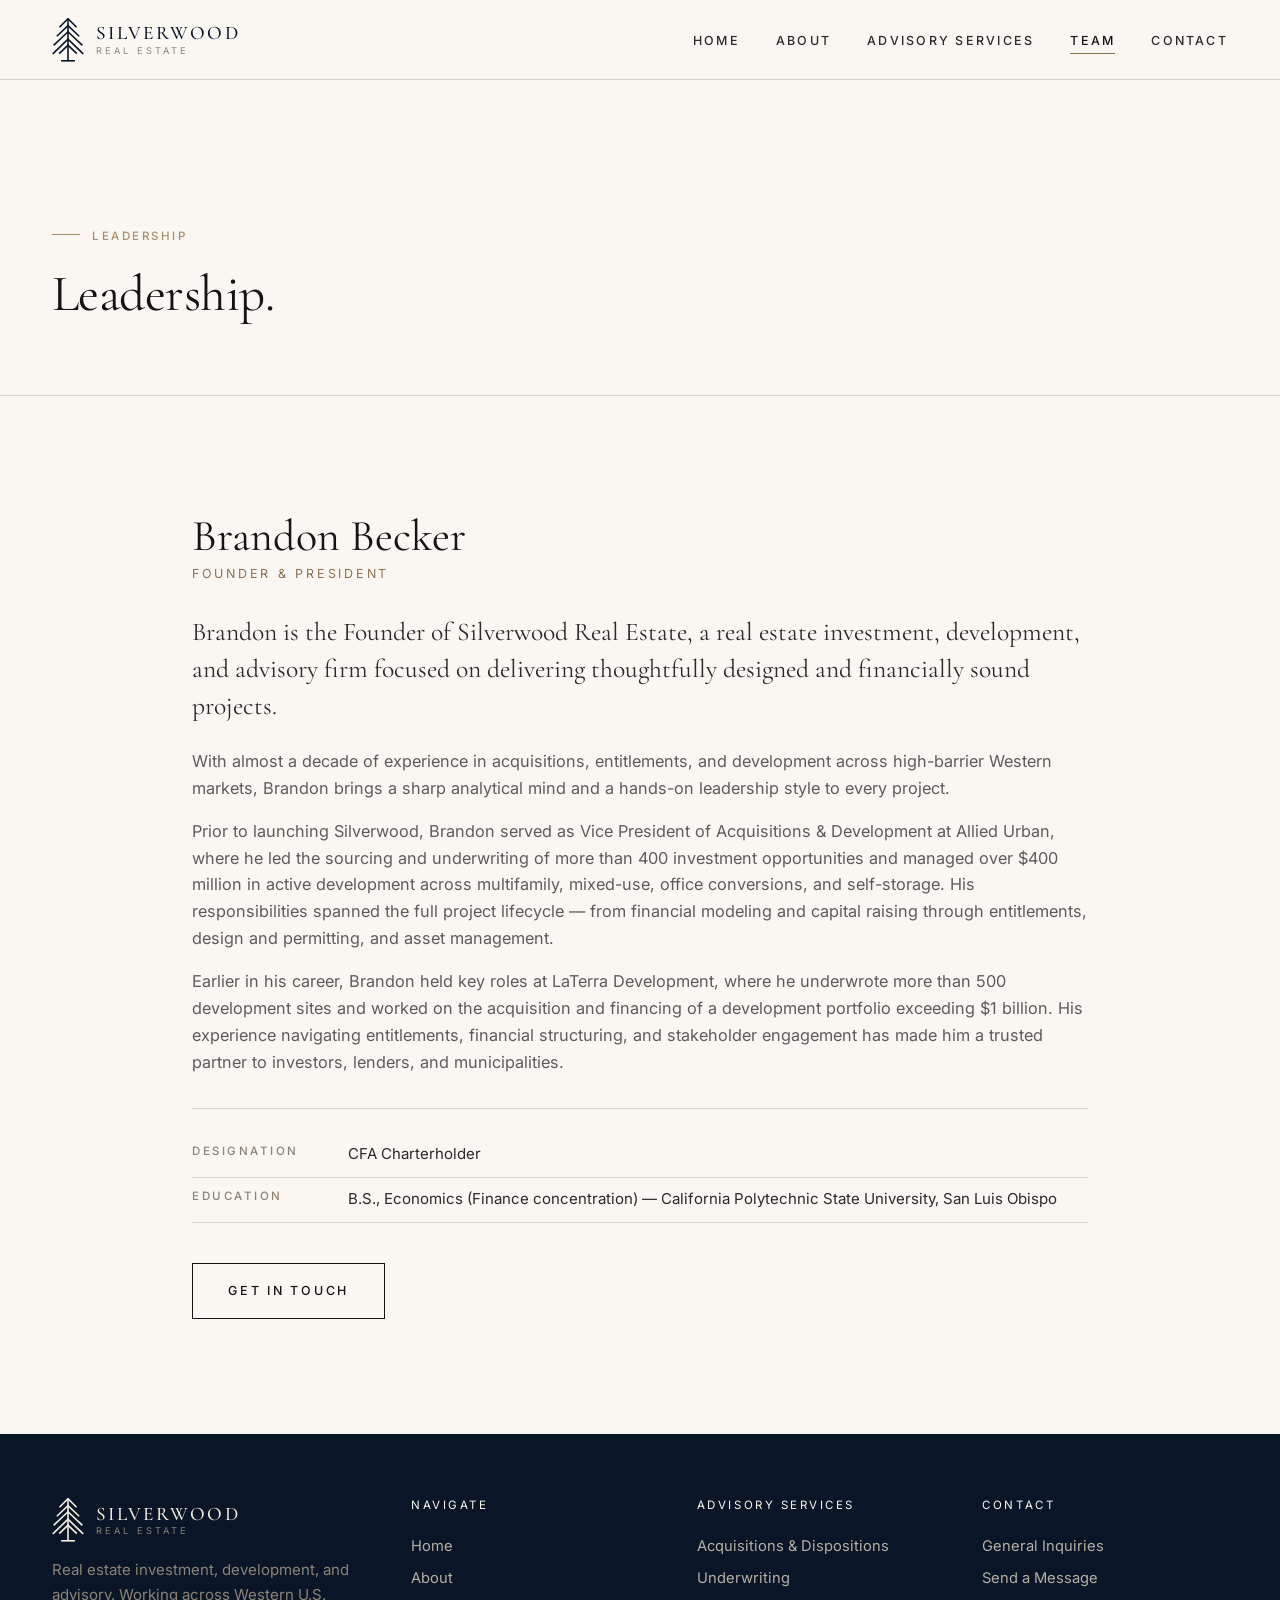
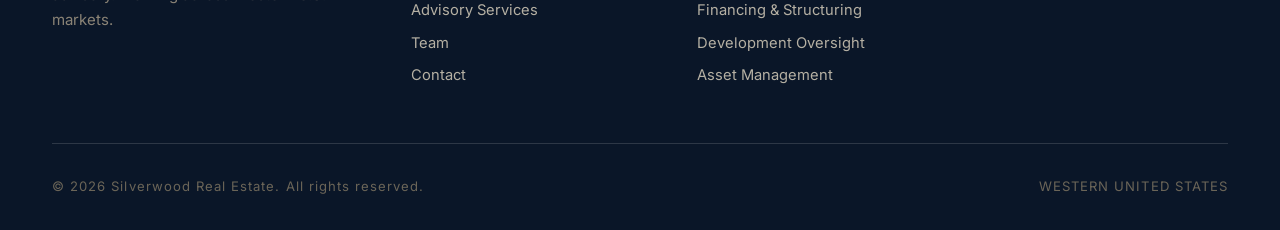
<file: team.html>
<!DOCTYPE html>
<html lang="en">
<head>
  <meta charset="UTF-8" />
  <meta name="viewport" content="width=device-width, initial-scale=1.0" />
  <title>Team — Silverwood Real Estate</title>
  <meta name="description" content="Led by Brandon Becker, Founder of Silverwood Real Estate — a real estate investment, development, and advisory firm focused on Western U.S. markets." />
  <link rel="preconnect" href="https://fonts.googleapis.com" />
  <link rel="preconnect" href="https://fonts.gstatic.com" crossorigin />
  <link href="https://fonts.googleapis.com/css2?family=Cormorant+Garamond:wght@400;500;600&family=Inter:wght@400;500;600&display=swap" rel="stylesheet" />
  <link rel="icon" type="image/svg+xml" href="favicon.svg" />
  <link rel="stylesheet" href="styles.css" />
</head>
<body>
  <header class="site-header">
    <div class="nav-inner">
      <a class="brand" href="index.html" aria-label="Silverwood Real Estate — home">
        <span class="brand-mark" aria-hidden="true">
          <svg viewBox="0 0 120 164" xmlns="http://www.w3.org/2000/svg" fill="none" stroke="currentColor" stroke-width="6" stroke-linecap="butt" stroke-linejoin="miter" stroke-miterlimit="10">
            <line x1="60" y1="2" x2="60" y2="159"/>
            <polyline points="28,34 60,2 92,34"/>
            <polyline points="18,68 60,28 102,68"/>
            <polyline points="6,102 60,51 114,102"/>
            <polyline points="3,134 60,79 117,134"/>
            <polyline points="27,133 60,101 93,133"/>
            <line x1="34" y1="160" x2="86" y2="160"/>
          </svg>
        </span>
        <span class="brand-text">
          <span class="brand-name">SILVERWOOD</span>
          <span class="brand-sub">Real Estate</span>
        </span>
      </a>
      <button class="nav-toggle" aria-label="Menu"><span></span><span></span><span></span></button>
      <ul class="nav-links">
        <li><a href="index.html">Home</a></li>
        <li><a href="about.html">About</a></li>
        <li><a href="services.html">Advisory Services</a></li>
        <li><a href="team.html" class="active">Team</a></li>
        <li><a href="contact.html">Contact</a></li>
      </ul>
    </div>
  </header>

  <section class="hero hero-small">
    <div class="container">
      <span class="eyebrow">Leadership</span>
      <h1>Leadership.</h1>
    </div>
  </section>

  <section>
    <div class="container-narrow reveal">
      <div class="team-meta">
        <div class="name">Brandon Becker</div>
        <div class="title">Founder &amp; President</div>

        <p class="lead" style="margin-bottom:1.5rem;">
          Brandon is the Founder of Silverwood Real Estate, a real estate investment, development, and advisory firm focused on delivering thoughtfully designed and financially sound projects.
        </p>

        <p>
          With almost a decade of experience in acquisitions, entitlements, and development across high-barrier Western markets, Brandon brings a sharp analytical mind and a hands-on leadership style to every project.
        </p>

        <p style="margin-top:1rem;">
          Prior to launching Silverwood, Brandon served as Vice President of Acquisitions &amp; Development at Allied Urban, where he led the sourcing and underwriting of more than 400 investment opportunities and managed over $400 million in active development across multifamily, mixed-use, office conversions, and self-storage. His responsibilities spanned the full project lifecycle — from financial modeling and capital raising through entitlements, design and permitting, and asset management.
        </p>

        <p style="margin-top:1rem;">
          Earlier in his career, Brandon held key roles at LaTerra Development, where he underwrote more than 500 development sites and worked on the acquisition and financing of a development portfolio exceeding $1 billion. His experience navigating entitlements, financial structuring, and stakeholder engagement has made him a trusted partner to investors, lenders, and municipalities.
        </p>

        <ul class="credentials">
          <li><span class="label">Designation</span><span>CFA Charterholder</span></li>
          <li><span class="label">Education</span><span>B.S., Economics (Finance concentration) — California Polytechnic State University, San Luis Obispo</span></li>
        </ul>

        <div class="btn-row">
          <a class="btn" href="contact.html">Get in Touch</a>
        </div>
      </div>
    </div>
  </section>

  <footer class="site-footer">
    <div class="container">
      <div class="footer-grid">
        <div class="footer-brand">
          <a class="brand" href="index.html" aria-label="Silverwood Real Estate — home">
            <span class="brand-mark" aria-hidden="true">
              <svg viewBox="0 0 120 164" xmlns="http://www.w3.org/2000/svg" fill="none" stroke="currentColor" stroke-width="6" stroke-linecap="butt" stroke-linejoin="miter" stroke-miterlimit="10">
            <line x1="60" y1="2" x2="60" y2="159"/>
            <polyline points="28,34 60,2 92,34"/>
            <polyline points="18,68 60,28 102,68"/>
            <polyline points="6,102 60,51 114,102"/>
            <polyline points="3,134 60,79 117,134"/>
            <polyline points="27,133 60,101 93,133"/>
            <line x1="34" y1="160" x2="86" y2="160"/>
          </svg>
            </span>
            <span class="brand-text">
              <span class="brand-name">SILVERWOOD</span>
              <span class="brand-sub">Real Estate</span>
            </span>
          </a>
          <p>Real estate investment, development, and advisory. Working across Western U.S. markets.</p>
        </div>
        <div>
          <h4>Navigate</h4>
          <ul>
            <li><a href="index.html">Home</a></li>
            <li><a href="about.html">About</a></li>
            <li><a href="services.html">Advisory Services</a></li>
            <li><a href="team.html">Team</a></li>
            <li><a href="contact.html">Contact</a></li>
          </ul>
        </div>
        <div>
          <h4>Advisory Services</h4>
          <ul>
            <li><a href="services.html#acquisitions">Acquisitions &amp; Dispositions</a></li>
            <li><a href="services.html#underwriting">Underwriting</a></li>
            <li><a href="services.html#financing">Financing &amp; Structuring</a></li>
            <li><a href="services.html#development">Development Oversight</a></li>
            <li><a href="services.html#asset">Asset Management</a></li>
          </ul>
        </div>
        <div>
          <h4>Contact</h4>
          <ul>
            <li><a href="contact.html">General Inquiries</a></li>
            <li><a href="contact.html#send-message">Send a Message</a></li>
          </ul>
        </div>
      </div>
      <div class="footer-bottom">
        <div>© <span id="year">2026</span> Silverwood Real Estate. All rights reserved.</div>
        <div>WESTERN UNITED STATES</div>
      </div>
    </div>
  </footer>

  <script>document.getElementById('year').textContent = new Date().getFullYear();</script>
  <script src="script.js"></script>
</body>
</html>
</file>
<file: styles.css>
/* =========================================================
   Silverwood Real Estate — Shared Styles
   Institutional design system
   ========================================================= */

:root {
  --ink: #141414;
  --ink-soft: #2a2a2a;
  --navy: #0a1628;
  --navy-80: rgba(10, 22, 40, 0.8);
  --navy-40: rgba(10, 22, 40, 0.4);
  --ivory: #faf7f2;
  --ivory-warm: #f3ede1;
  --muted: #5c5c5c;
  --muted-soft: #8a8376;
  --rule: #d8d2c6;
  --rule-dark: rgba(255, 255, 255, 0.14);
  --bronze: #8b7355;
  --bronze-soft: #a88f6e;

  --font-serif: "Cormorant Garamond", "Times New Roman", Georgia, serif;
  --font-sans: "Inter", -apple-system, BlinkMacSystemFont, "Segoe UI", Roboto, sans-serif;

  --container: 1240px;
  --container-narrow: 960px;
}

* { box-sizing: border-box; margin: 0; padding: 0; }

html { scroll-behavior: smooth; -webkit-text-size-adjust: 100%; }

body {
  font-family: var(--font-sans);
  font-size: 16px;
  line-height: 1.65;
  color: var(--ink);
  background: var(--ivory);
  -webkit-font-smoothing: antialiased;
  -moz-osx-font-smoothing: grayscale;
}

img { max-width: 100%; display: block; }

a { color: inherit; text-decoration: none; transition: color .2s ease, opacity .2s ease; }
a:hover { color: var(--bronze); }

/* Typography ------------------------------------------------ */

h1, h2, h3, h4 {
  font-family: var(--font-serif);
  font-weight: 400;
  color: var(--ink);
  letter-spacing: -0.01em;
  line-height: 1.12;
}

h1 { font-size: clamp(2.5rem, 5.5vw, 4.75rem); }
h2 { font-size: clamp(2rem, 4vw, 3.25rem); }
h3 { font-size: clamp(1.35rem, 2vw, 1.75rem); line-height: 1.25; }
h4 { font-size: 1.05rem; line-height: 1.35; }

p { color: var(--muted); font-size: 1.02rem; }
p.lead {
  font-family: var(--font-serif);
  font-size: clamp(1.25rem, 2vw, 1.6rem);
  line-height: 1.45;
  color: var(--ink-soft);
  font-weight: 400;
}

.eyebrow {
  display: inline-block;
  font-family: var(--font-sans);
  font-size: 0.72rem;
  font-weight: 500;
  letter-spacing: 0.22em;
  text-transform: uppercase;
  color: var(--bronze);
  margin-bottom: 1.25rem;
}
.eyebrow::before {
  content: "";
  display: inline-block;
  width: 28px;
  height: 1px;
  background: var(--bronze);
  vertical-align: middle;
  margin-right: 0.75rem;
  transform: translateY(-2px);
}

.label {
  font-size: 0.72rem;
  font-weight: 500;
  letter-spacing: 0.22em;
  text-transform: uppercase;
  color: var(--muted-soft);
}

/* Layout ---------------------------------------------------- */

.container {
  max-width: var(--container);
  margin: 0 auto;
  padding: 0 2rem;
}
.container-narrow {
  max-width: var(--container-narrow);
  margin: 0 auto;
  padding: 0 2rem;
}

section { padding: clamp(4rem, 9vw, 8rem) 0; }
section.tight { padding: clamp(3rem, 6vw, 5rem) 0; }

.dark-section {
  background: var(--navy);
  color: #e8e4da;
}
.dark-section h1, .dark-section h2, .dark-section h3, .dark-section h4 { color: #f3ede1; }
.dark-section p { color: #b5b0a3; }
.dark-section .label { color: #8a8376; }

.rule {
  height: 1px;
  background: var(--rule);
  border: 0;
  margin: 0;
}
.dark-section .rule { background: var(--rule-dark); }

/* Navigation ------------------------------------------------ */

.site-header {
  position: sticky;
  top: 0;
  z-index: 50;
  background: rgba(250, 247, 242, 0.92);
  backdrop-filter: saturate(140%) blur(10px);
  -webkit-backdrop-filter: saturate(140%) blur(10px);
  border-bottom: 1px solid var(--rule);
}
.site-header .nav-inner {
  max-width: var(--container);
  margin: 0 auto;
  padding: 1.1rem 2rem;
  display: flex;
  align-items: center;
  justify-content: space-between;
  gap: 2rem;
}

.brand {
  color: var(--navy);
  display: flex;
  align-items: center;
  gap: 0.75rem;
  line-height: 1;
}
.brand .brand-mark {
  width: 32px;
  height: 44px;
  color: var(--navy);
  flex: 0 0 auto;
}
.brand .brand-mark svg { width: 100%; height: 100%; display: block; }
.brand .brand-text {
  display: flex;
  flex-direction: column;
  gap: 2px;
}
.brand .brand-name {
  font-family: var(--font-serif);
  font-size: 1.2rem;
  letter-spacing: 0.12em;
  font-weight: 500;
  color: var(--navy);
  line-height: 1;
}
.brand .brand-sub {
  font-family: var(--font-sans);
  font-size: 0.58rem;
  letter-spacing: 0.32em;
  text-transform: uppercase;
  color: var(--muted-soft);
  line-height: 1;
}
.site-footer .brand .brand-mark { color: #f3ede1; }
.site-footer .brand .brand-name { color: #f3ede1; }
.site-footer .brand .brand-sub { color: #8a8376; }

.nav-links {
  list-style: none;
  display: flex;
  gap: 2.25rem;
  align-items: center;
}
.nav-links a {
  font-size: 0.78rem;
  font-weight: 500;
  letter-spacing: 0.18em;
  text-transform: uppercase;
  color: var(--ink-soft);
  position: relative;
  padding-bottom: 2px;
}
.nav-links a::after {
  content: "";
  position: absolute;
  left: 0;
  bottom: -4px;
  width: 0;
  height: 1px;
  background: var(--bronze);
  transition: width .25s ease;
}
.nav-links a:hover::after,
.nav-links a.active::after { width: 100%; }
.nav-links a.active { color: var(--ink); }

.nav-toggle {
  display: none;
  background: none;
  border: 0;
  width: 32px;
  height: 32px;
  position: relative;
  cursor: pointer;
}
.nav-toggle span {
  position: absolute;
  left: 4px; right: 4px;
  height: 1px;
  background: var(--ink);
}
.nav-toggle span:nth-child(1) { top: 10px; }
.nav-toggle span:nth-child(2) { top: 16px; }
.nav-toggle span:nth-child(3) { top: 22px; }

/* Hero ------------------------------------------------------ */

.hero {
  position: relative;
  background: var(--navy);
  color: #f3ede1;
  display: flex;
  align-items: center;
  overflow: hidden;
  isolation: isolate;
  padding: clamp(7rem, 14vw, 11rem) 0 clamp(6rem, 12vw, 9rem);
}
.hero::before {
  /* Subtle tree mark watermark in background */
  content: "";
  position: absolute;
  right: -4%;
  bottom: -8%;
  width: min(640px, 52vw);
  height: min(640px, 52vw);
  background-image: url("logo-mark.svg");
  background-repeat: no-repeat;
  background-position: center;
  background-size: contain;
  opacity: 0.055;
  z-index: 0;
  pointer-events: none;
  filter: brightness(0) invert(1);
}
.hero .container { position: relative; z-index: 1; width: 100%; }
.hero h1 { color: #faf7f2; max-width: 20ch; }
.hero .lead { color: rgba(250, 247, 242, 0.78); max-width: 56ch; margin-top: 1.5rem; }
.hero .eyebrow { color: var(--bronze-soft); }
.hero .eyebrow::before { background: var(--bronze-soft); }

.hero-small {
  background: var(--ivory);
  color: var(--ink);
  padding: clamp(6rem, 11vw, 9rem) 0 clamp(3rem, 6vw, 4.5rem);
  border-bottom: 1px solid var(--rule);
}
.hero-small::before {
  opacity: 0;
}
.hero-small h1 {
  font-size: clamp(2rem, 4vw, 3.25rem);
  color: var(--ink);
  max-width: 24ch;
}

/* Buttons --------------------------------------------------- */

.btn {
  display: inline-block;
  font-family: var(--font-sans);
  font-size: 0.78rem;
  font-weight: 500;
  letter-spacing: 0.22em;
  text-transform: uppercase;
  padding: 1.05rem 2.2rem;
  border: 1px solid currentColor;
  color: var(--ink);
  background: transparent;
  cursor: pointer;
  transition: all .25s ease;
}
.btn:hover {
  background: var(--ink);
  color: var(--ivory);
  border-color: var(--ink);
}
.btn-primary {
  background: var(--navy);
  color: var(--ivory);
  border-color: var(--navy);
}
.btn-primary:hover {
  background: var(--bronze);
  border-color: var(--bronze);
  color: #fff;
}
.btn-light { color: #f3ede1; border-color: rgba(243,237,225,.5); }
.btn-light:hover { background: #f3ede1; color: var(--navy); border-color: #f3ede1; }

.btn-row { margin-top: 2.5rem; display: flex; gap: 1rem; flex-wrap: wrap; }

/* Two-column split ------------------------------------------ */

.split {
  display: grid;
  grid-template-columns: minmax(0, 1fr) minmax(0, 1.1fr);
  gap: clamp(2rem, 6vw, 5rem);
  align-items: start;
}
@media (max-width: 800px) { .split { grid-template-columns: 1fr; } }

.split-heading h2 { max-width: 12ch; }

/* Services grid --------------------------------------------- */

.services-grid {
  display: grid;
  grid-template-columns: repeat(auto-fit, minmax(300px, 1fr));
  border-top: 1px solid var(--rule);
  border-left: 1px solid var(--rule);
}
.service-item {
  padding: 3rem 2.25rem;
  border-right: 1px solid var(--rule);
  border-bottom: 1px solid var(--rule);
  background: var(--ivory);
  transition: background .3s ease;
}
.service-item:hover { background: var(--ivory-warm); }
.service-item .num {
  display: block;
  font-family: var(--font-serif);
  font-size: 1rem;
  color: var(--bronze);
  letter-spacing: 0.1em;
  margin-bottom: 1.5rem;
}
.service-item h3 {
  margin-bottom: 1rem;
  line-height: 1.2;
}
.service-item p { font-size: 0.96rem; }

.dark-section .services-grid {
  border-top-color: var(--rule-dark);
  border-left-color: var(--rule-dark);
}
.dark-section .service-item {
  background: transparent;
  border-right-color: var(--rule-dark);
  border-bottom-color: var(--rule-dark);
}
.dark-section .service-item:hover { background: rgba(255,255,255,.03); }

/* Stats ----------------------------------------------------- */

.stats {
  display: grid;
  grid-template-columns: repeat(auto-fit, minmax(180px, 1fr));
  gap: 0;
  border-top: 1px solid var(--rule-dark);
  border-bottom: 1px solid var(--rule-dark);
}
.stats .stat {
  padding: 2.75rem 1.5rem;
  border-right: 1px solid var(--rule-dark);
}
.stats .stat:last-child { border-right: 0; }
.stats .figure {
  font-family: var(--font-serif);
  font-size: clamp(2.5rem, 4.5vw, 3.75rem);
  color: #f3ede1;
  line-height: 1;
  margin-bottom: 0.75rem;
}
.stats .stat-label {
  font-size: 0.72rem;
  letter-spacing: 0.22em;
  text-transform: uppercase;
  color: #8a8376;
}

/* Team card ------------------------------------------------- */

.team-grid {
  display: grid;
  grid-template-columns: minmax(0, 280px) minmax(0, 1fr);
  gap: clamp(2rem, 5vw, 4rem);
  align-items: start;
}
@media (max-width: 720px) { .team-grid { grid-template-columns: 1fr; } }

.team-portrait {
  aspect-ratio: 3 / 4;
  background: var(--ivory-warm);
  border: 1px solid var(--rule);
  display: flex;
  align-items: center;
  justify-content: center;
  font-family: var(--font-serif);
  font-size: 4.5rem;
  color: var(--bronze);
  letter-spacing: 0.05em;
}
.team-meta .name {
  font-family: var(--font-serif);
  font-size: clamp(2rem, 3.5vw, 2.75rem);
  line-height: 1.1;
  margin-bottom: 0.25rem;
  color: var(--ink);
}
.team-meta .title {
  font-size: 0.78rem;
  letter-spacing: 0.22em;
  text-transform: uppercase;
  color: var(--bronze);
  margin-bottom: 1.75rem;
}
.credentials {
  list-style: none;
  margin-top: 2rem;
  border-top: 1px solid var(--rule);
  padding-top: 1.5rem;
}
.credentials li {
  padding: 0.6rem 0;
  border-bottom: 1px solid var(--rule);
  display: flex;
  gap: 1rem;
  font-size: 0.94rem;
  color: var(--ink-soft);
}
.credentials li .label { flex: 0 0 140px; }

.personal-note {
  margin-top: 2.5rem;
  padding-top: 1.75rem;
  border-top: 1px solid var(--rule);
}
.personal-note .eyebrow { margin-bottom: 0.75rem; }
.personal-note p {
  font-family: var(--font-serif);
  font-size: 1.15rem;
  line-height: 1.55;
  color: var(--ink-soft);
}

/* Principles ------------------------------------------------ */

.principles {
  display: grid;
  grid-template-columns: repeat(auto-fit, minmax(240px, 1fr));
  gap: 2.5rem;
  margin-top: 3rem;
}
.principle .num {
  font-family: var(--font-serif);
  font-size: 1rem;
  color: var(--bronze);
  letter-spacing: 0.1em;
  margin-bottom: 1rem;
  display: block;
}
.principle h3 { margin-bottom: .75rem; font-size: 1.4rem; }
.principle p { font-size: 0.96rem; }

/* Contact --------------------------------------------------- */

.contact-grid {
  display: grid;
  grid-template-columns: minmax(0, 1fr) minmax(0, 1.3fr);
  gap: clamp(2rem, 6vw, 5rem);
  align-items: start;
}
@media (max-width: 800px) { .contact-grid { grid-template-columns: 1fr; } }

.contact-info dl { margin-top: 2rem; }
.contact-info dt {
  font-size: 0.72rem;
  letter-spacing: 0.22em;
  text-transform: uppercase;
  color: var(--muted-soft);
  margin-top: 1.5rem;
}
.contact-info dd {
  font-family: var(--font-serif);
  font-size: 1.3rem;
  color: var(--ink);
  margin-top: 0.4rem;
}

form.contact-form { display: flex; flex-direction: column; gap: 1.25rem; }
form.contact-form .field { display: flex; flex-direction: column; gap: 0.45rem; }
form.contact-form label {
  font-size: 0.72rem;
  letter-spacing: 0.22em;
  text-transform: uppercase;
  color: var(--muted-soft);
}
form.contact-form input,
form.contact-form textarea {
  font-family: var(--font-sans);
  font-size: 1rem;
  color: var(--ink);
  background: transparent;
  border: 0;
  border-bottom: 1px solid var(--rule);
  padding: 0.75rem 0;
  outline: none;
  transition: border-color .2s ease;
}
form.contact-form input:focus,
form.contact-form textarea:focus { border-bottom-color: var(--bronze); }
form.contact-form textarea { resize: vertical; min-height: 140px; }

/* Footer ---------------------------------------------------- */

.site-footer {
  background: var(--navy);
  color: #b5b0a3;
  padding: 4rem 0 2rem;
  font-size: 0.92rem;
}
.site-footer .footer-grid {
  display: grid;
  grid-template-columns: minmax(0, 1.3fr) repeat(3, minmax(0, 1fr));
  gap: 2.5rem;
  padding-bottom: 3rem;
  border-bottom: 1px solid var(--rule-dark);
}
@media (max-width: 780px) {
  .site-footer .footer-grid { grid-template-columns: 1fr 1fr; }
}
.footer-brand .brand {
  color: #f3ede1;
}
.footer-brand p { color: #8a8376; margin-top: 1rem; max-width: 38ch; font-size: 0.94rem; }
.site-footer h4 {
  font-family: var(--font-sans);
  font-size: 0.72rem;
  letter-spacing: 0.22em;
  text-transform: uppercase;
  color: #faf7f2;
  margin-bottom: 1.25rem;
}
.site-footer ul { list-style: none; }
.site-footer ul li { margin: 0.5rem 0; }
.site-footer ul a { color: #b5b0a3; }
.site-footer ul a:hover { color: #f3ede1; }

.footer-bottom {
  display: flex;
  justify-content: space-between;
  padding-top: 2rem;
  flex-wrap: wrap;
  gap: 1rem;
  color: #6b6558;
  font-size: 0.82rem;
  letter-spacing: 0.08em;
}

/* Responsive nav ------------------------------------------- */

@media (max-width: 820px) {
  .nav-toggle { display: block; }
  .nav-links {
    position: absolute;
    top: 100%;
    left: 0; right: 0;
    background: var(--ivory);
    border-bottom: 1px solid var(--rule);
    flex-direction: column;
    gap: 0;
    padding: 1rem 2rem 2rem;
    display: none;
  }
  .nav-links.open { display: flex; }
  .nav-links li { width: 100%; border-bottom: 1px solid var(--rule); }
  .nav-links li:last-child { border-bottom: 0; }
  .nav-links a { display: block; padding: 1rem 0; font-size: 0.85rem; }
}

/* Reveal animation ------------------------------------------ */

.reveal {
  opacity: 0;
  transform: translateY(16px);
  transition: opacity .8s ease, transform .8s ease;
}
.reveal.visible { opacity: 1; transform: none; }
</file>
